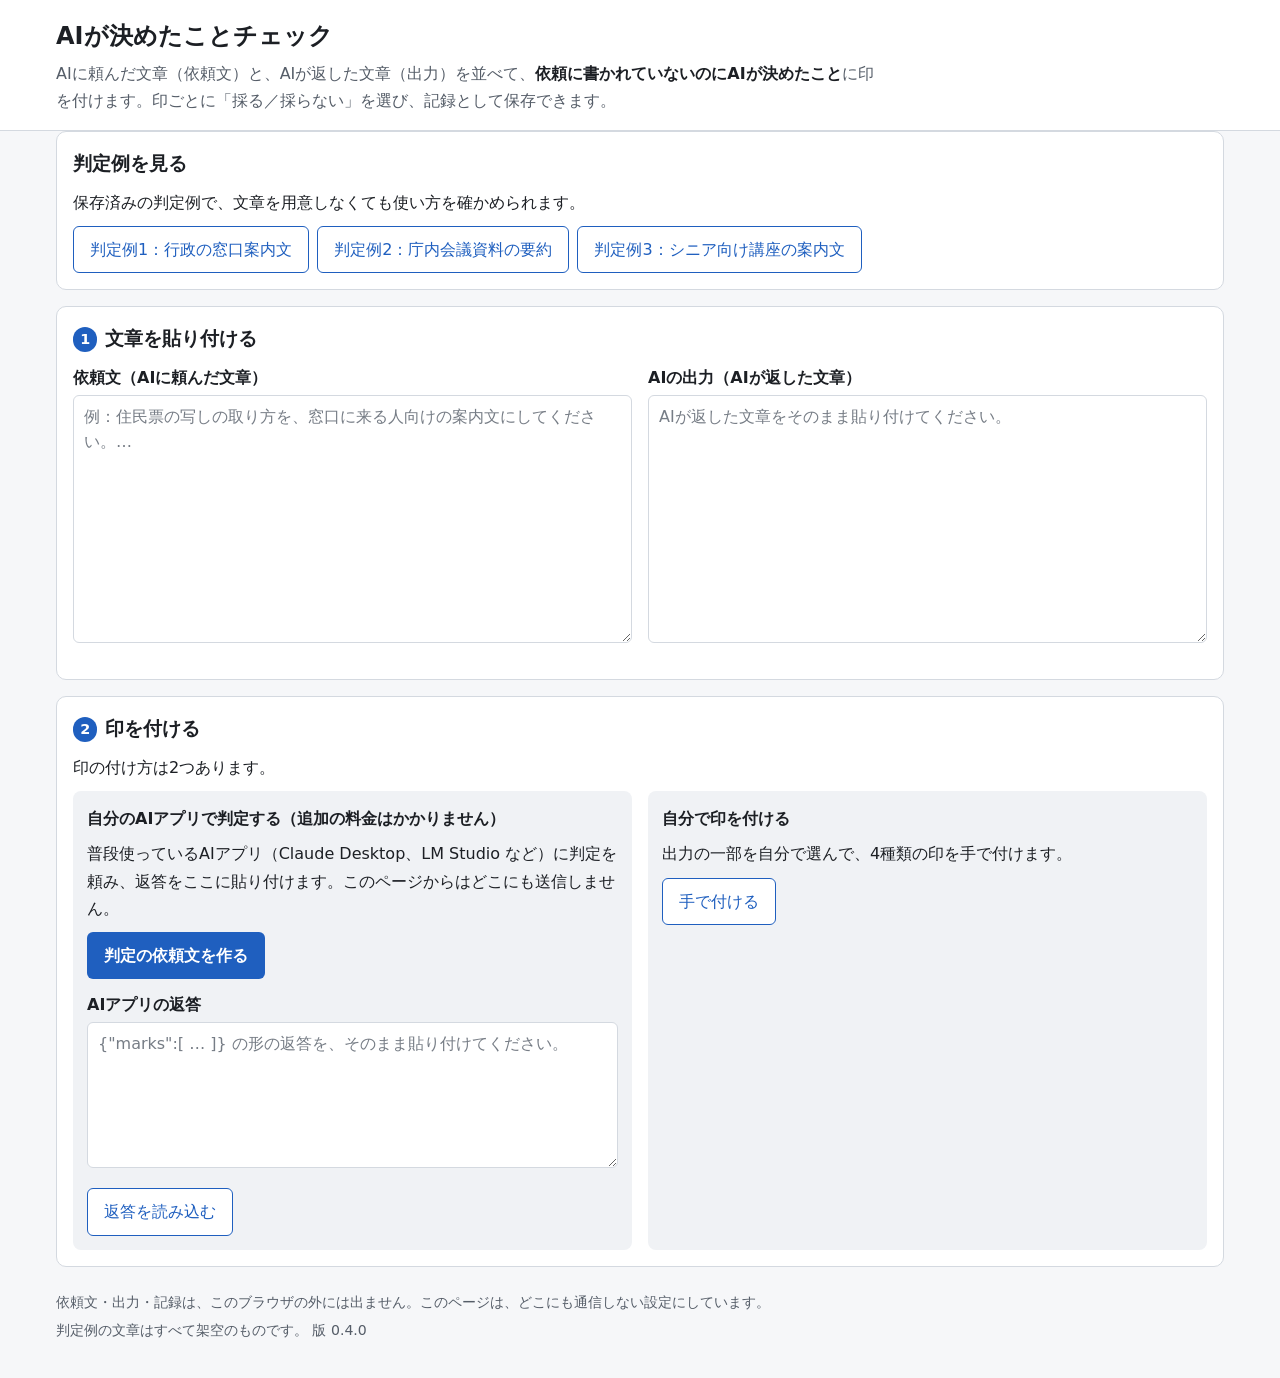
<file: index.html>
<!doctype html>
<html lang="ja">
<head>
  <meta charset="utf-8">
  <meta name="viewport" content="width=device-width, initial-scale=1">
  <meta http-equiv="Content-Security-Policy" content="default-src 'self'; script-src 'self'; style-src 'self'; img-src 'self' data: blob:; connect-src 'none'; object-src 'none'; base-uri 'none'; form-action 'none'">
  <meta name="referrer" content="no-referrer">
  <meta name="color-scheme" content="light dark">
  <title>AIが決めたことチェック</title>
  <link rel="stylesheet" href="assets/style.css?v=0.4.0">
</head>
<body>
  <a class="skip" href="#main">本文へ移動</a>
  <header class="site-header">
    <div class="wrap">
      <h1>AIが決めたことチェック</h1>
      <p class="lead">AIに頼んだ文章（依頼文）と、AIが返した文章（出力）を並べて、<strong>依頼に書かれていないのにAIが決めたこと</strong>に印を付けます。印ごとに「採る／採らない」を選び、記録として保存できます。</p>
    </div>
  </header>

  <main id="main" class="wrap">
    <section class="card" aria-labelledby="h-examples">
      <h2 id="h-examples">判定例を見る</h2>
      <p>保存済みの判定例で、文章を用意しなくても使い方を確かめられます。</p>
      <div id="example-buttons" class="button-row"></div>
    </section>

    <section class="card" aria-labelledby="h-input">
      <h2 id="h-input"><span class="step">1</span>文章を貼り付ける</h2>
      <div class="two-col">
        <div class="field">
          <label for="request-input">依頼文（AIに頼んだ文章）</label>
          <textarea id="request-input" rows="9" placeholder="例：住民票の写しの取り方を、窓口に来る人向けの案内文にしてください。…"></textarea>
        </div>
        <div class="field">
          <label for="output-input">AIの出力（AIが返した文章）</label>
          <textarea id="output-input" rows="9" placeholder="AIが返した文章をそのまま貼り付けてください。"></textarea>
        </div>
      </div>
    </section>

    <section class="card" aria-labelledby="h-judge">
      <h2 id="h-judge"><span class="step">2</span>印を付ける</h2>
      <p>印の付け方は2つあります。</p>
      <div class="two-col">
        <div class="option">
          <h3>自分のAIアプリで判定する（追加の料金はかかりません）</h3>
          <p>普段使っているAIアプリ（Claude Desktop、LM Studio など）に判定を頼み、返答をここに貼り付けます。このページからはどこにも送信しません。</p>
          <button id="copy-prompt" type="button" class="primary">判定の依頼文を作る</button>
          <div id="prompt-area" class="field" hidden>
            <label for="prompt-text">判定の依頼文（AIアプリに貼り付ける文章）</label>
            <textarea id="prompt-text" rows="6" readonly></textarea>
          </div>
          <div class="field">
            <label for="answer-input">AIアプリの返答</label>
            <textarea id="answer-input" rows="5" spellcheck="false" placeholder='{"marks":[ … ]} の形の返答を、そのまま貼り付けてください。'></textarea>
          </div>
          <button id="load-answer" type="button" class="secondary">返答を読み込む</button>
        </div>
        <div class="option">
          <h3>自分で印を付ける</h3>
          <p>出力の一部を自分で選んで、4種類の印を手で付けます。</p>
          <button id="manual-btn" type="button" class="secondary">手で付ける</button>
        </div>
      </div>
      <p id="status" class="status" role="status" aria-live="polite"></p>
      <div id="error" class="error" role="alert" hidden></div>
    </section>

    <section id="result-section" class="card" aria-labelledby="h-result" hidden>
      <h2 id="h-result"><span class="step">3</span>印の付いた文章</h2>
      <p id="origin-note" class="origin"></p>
      <ul class="legend" id="legend"></ul>
      <div class="two-col">
        <div>
          <h3 class="pane-title">依頼文</h3>
          <div id="request-view" class="text-view" tabindex="0" aria-label="依頼文（印付き）"></div>
        </div>
        <div>
          <h3 class="pane-title">AIの出力</h3>
          <div id="output-view" class="text-view" tabindex="0" aria-label="AIの出力（印付き）"></div>
        </div>
      </div>
      <p class="hint">色の付いた箇所の後ろの番号を押すと、下の一覧のその印へ移ります。</p>

      <div id="manual-panel" class="manual" hidden>
        <h3>手で付ける</h3>
        <p>上の文章をなぞって選ぶと、下の欄に入ります。「落とした」は、依頼文の側をなぞってください。</p>
        <fieldset class="type-pick">
          <legend>印の種類</legend>
          <div id="manual-types" class="type-options"></div>
        </fieldset>
        <div class="two-col">
          <div class="field">
            <label for="manual-output">出力の該当箇所</label>
            <textarea id="manual-output" rows="3" placeholder="AIの出力をなぞって選ぶと入ります（「落とした」で無い場合は空のまま）"></textarea>
          </div>
          <div class="field">
            <label for="manual-request">依頼文の対応箇所</label>
            <textarea id="manual-request" rows="3" placeholder="依頼文をなぞって選ぶと入ります（無ければ空のまま＝「なし」）"></textarea>
          </div>
        </div>
        <div class="field">
          <label for="manual-reason">理由（一行）</label>
          <input id="manual-reason" type="text" placeholder="例：支払い方法は依頼に無い">
        </div>
        <div class="button-row">
          <button id="manual-add" type="button" class="primary">印を付ける</button>
          <button id="manual-close" type="button" class="link">手で付けるのをやめる</button>
        </div>
        <p id="manual-msg" class="status" role="status" aria-live="polite"></p>
      </div>
    </section>

    <section id="list-section" class="card" aria-labelledby="h-list" hidden>
      <h2 id="h-list"><span class="step">4</span>印の一覧</h2>
      <p>印ごとに選んでください。<strong>採る</strong>＝AIの判断をそのまま受け入れる。<strong>採らない</strong>＝直す・元に戻す。</p>
      <p id="summary" class="summary"></p>
      <div id="mark-list" class="mark-list"></div>
    </section>

    <section id="export-section" class="card" aria-labelledby="h-export" hidden>
      <h2 id="h-export"><span class="step">5</span>記録を書き出す</h2>
      <p>依頼文・出力・印・「採る／採らない」・メモを、ファイルとしてこの端末に保存します。どこにも送信しません。</p>
      <div class="button-row">
        <button id="export-csv" type="button" class="secondary">CSVで保存（Excelで開けます）</button>
        <button id="export-json" type="button" class="secondary">JSONで保存</button>
      </div>
    </section>
  </main>

  <footer class="site-footer">
    <div class="wrap">
      <p>依頼文・出力・記録は、このブラウザの外には出ません。このページは、どこにも通信しない設定にしています。</p>
      <p>判定例の文章はすべて架空のものです。 版 <span id="app-version"></span></p>
    </div>
  </footer>

  <script src="assets/audit-core.js?v=0.4.0"></script>
  <script src="assets/examples.js?v=0.4.0"></script>
  <script src="assets/app.js?v=0.4.0"></script>
</body>
</html>
</file>
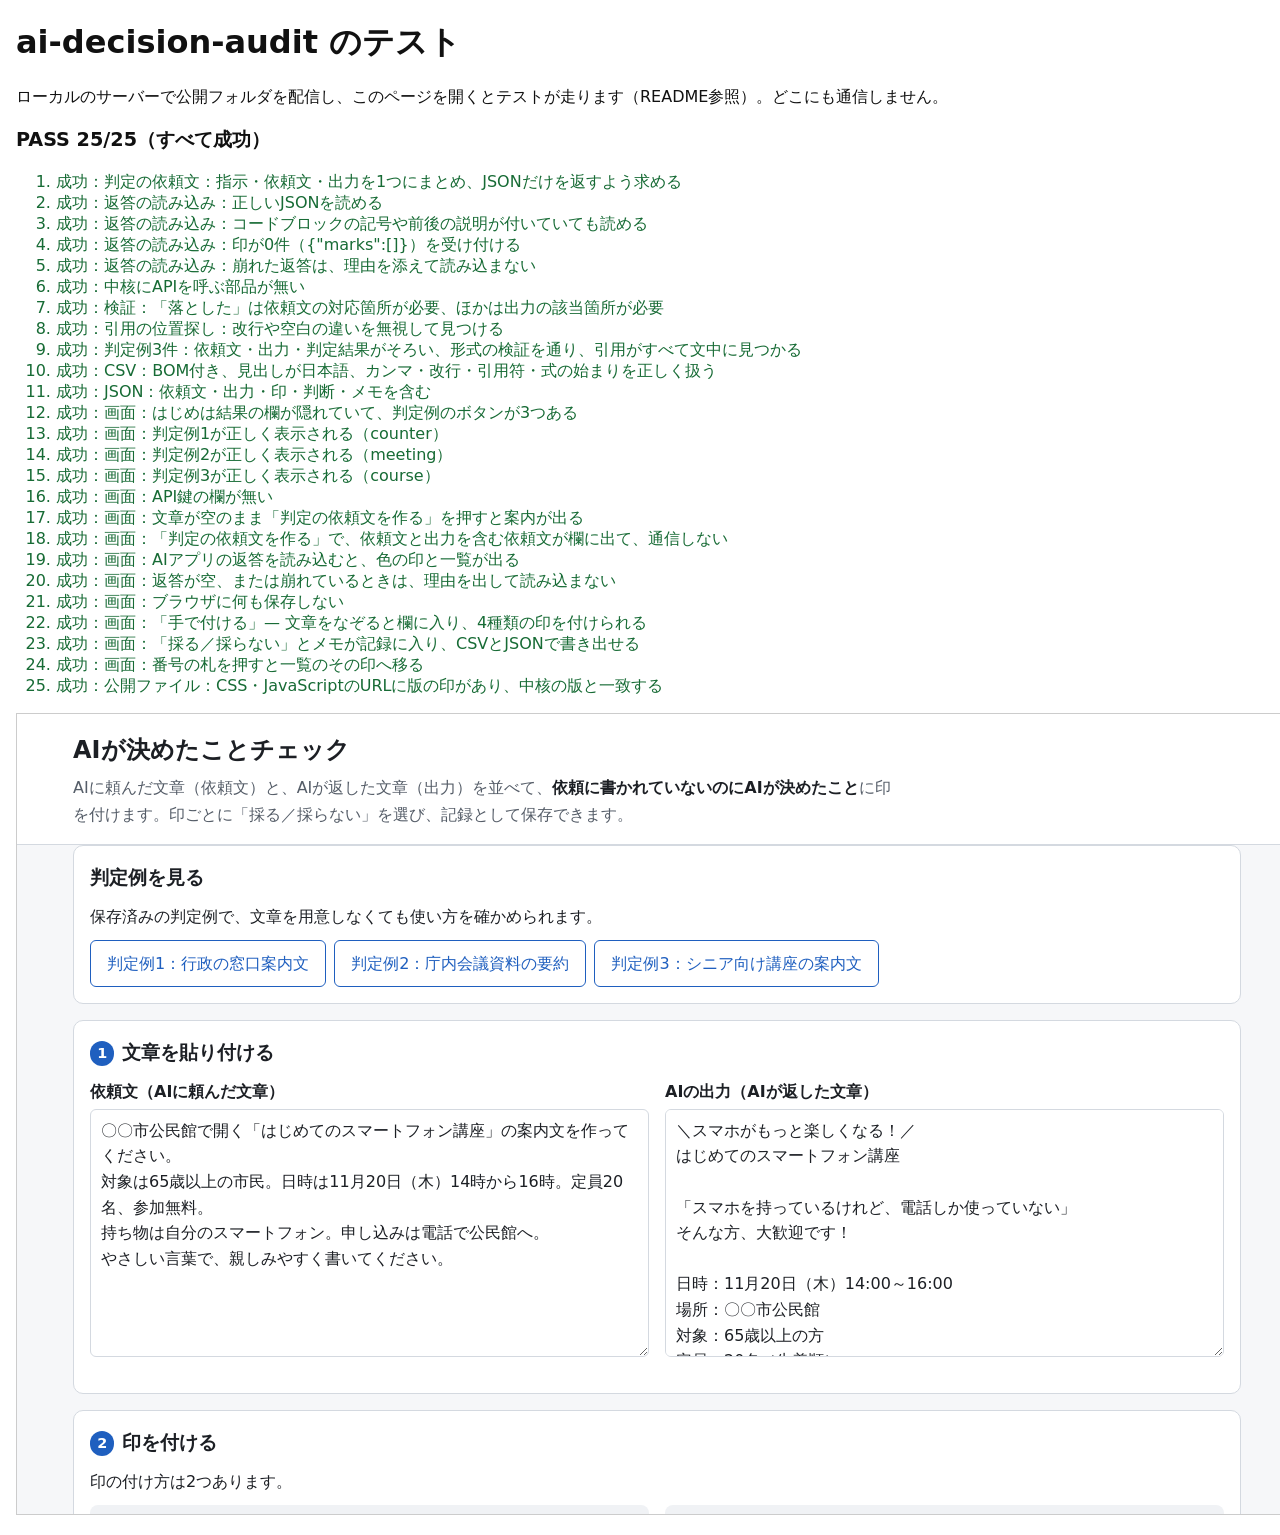
<file: test/index.html>
<!doctype html>
<html lang="ja">
<head>
  <meta charset="utf-8">
  <meta name="viewport" content="width=device-width, initial-scale=1">
  <title>テスト実行中…</title>
  <style>
    body { font-family: system-ui, sans-serif; margin: 16px; background: #fff; color: #111; }
    .pass { color: #176b35; } .fail { color: #b3261e; font-weight: 700; }
    pre { white-space: pre-wrap; font-size: 12px; margin: 2px 0 8px 16px; }
    #summary { font-size: 1.2rem; font-weight: 700; }
    iframe { width: 1280px; height: 800px; border: 1px solid #ccc; }
  </style>
</head>
<body>
  <h1>ai-decision-audit のテスト</h1>
  <p>ローカルのサーバーで公開フォルダを配信し、このページを開くとテストが走ります（README参照）。どこにも通信しません。</p>
  <p id="summary">実行中…</p>
  <ol id="results"></ol>
  <iframe id="app" title="テスト対象の画面"></iframe>

  <script src="../assets/audit-core.js"></script>
  <script src="../assets/examples.js"></script>
  <script src="harness.js"></script>
  <script src="unit-tests.js"></script>
  <script src="ui-tests.js"></script>
  <script>T.run();</script>
</body>
</html>
</file>
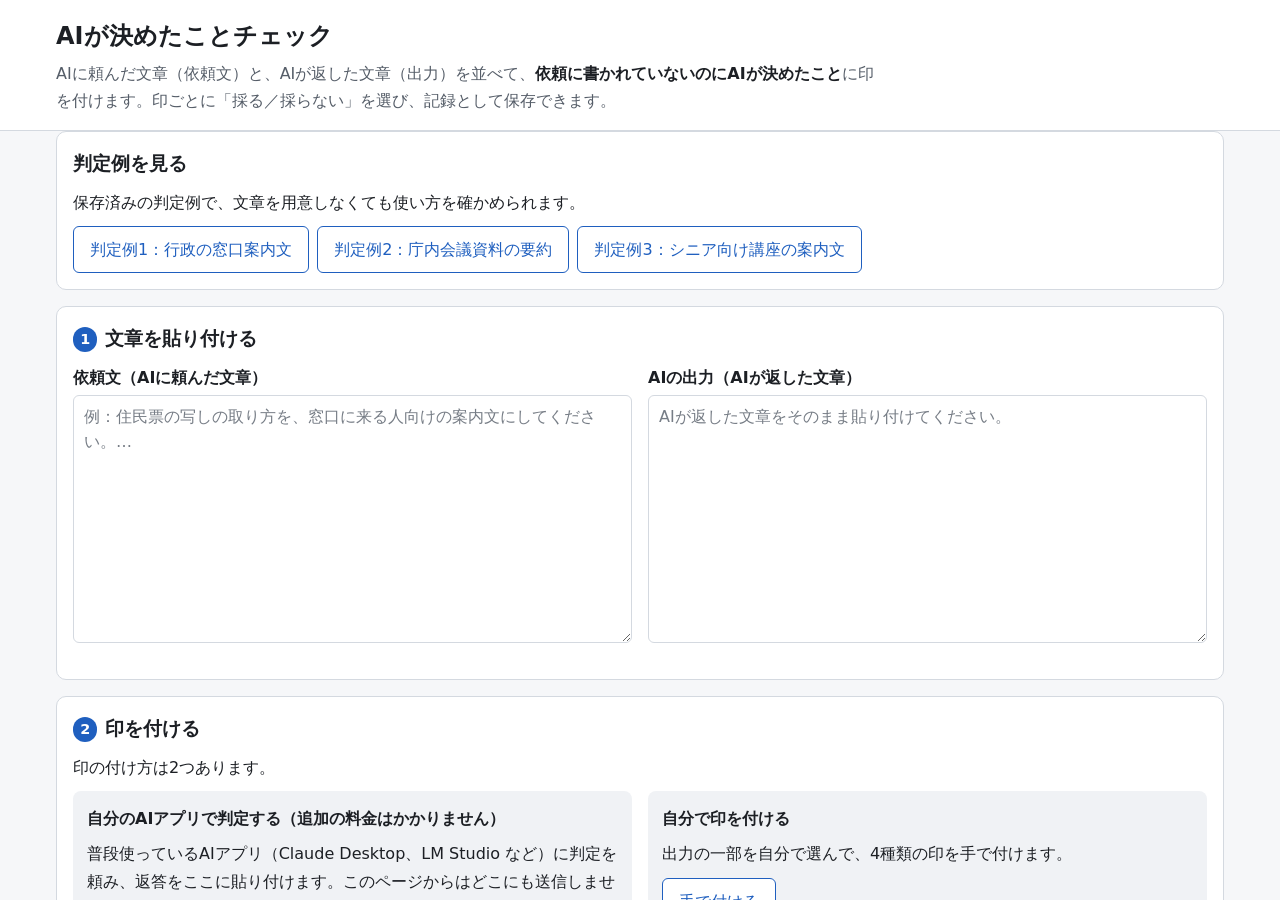
<file: test/shot.html>
<!doctype html>
<html lang="ja">
<head>
  <meta charset="utf-8">
  <meta name="viewport" content="width=device-width, initial-scale=1">
  <title>画面写真用</title>
  <style>html, body { margin: 0; height: 100%; } iframe { border: 0; width: 100%; height: 100%; display: block; }</style>
</head>
<body>
  <!-- 画面写真を撮るためのページ。?example=counter|meeting|course で判定例を開き、&to=result|list で表示位置を決める -->
  <iframe id="app" src="../index.html" title="画面"></iframe>
  <script src="shot.js"></script>
</body>
</html>
</file>
<file: assets/style.css>
/* ai-decision-audit — 画面の見た目（ライト／ダーク両対応） */

:root {
  --bg: #f6f7f9;
  --surface: #ffffff;
  --surface-2: #f0f2f5;
  --text: #1c1f24;
  --muted: #555d68;
  --border: #d4d9e0;
  --accent: #1f5fbf;
  --accent-text: #ffffff;
  --accent-soft: #e6eefb;
  --focus: #f0a000;
  --error-bg: #fdecec;
  --error-text: #8a1c1c;
  --error-border: #e2a3a3;

  --drop-bg: #fde2e2; --drop-line: #c0392b;
  --add-bg: #dcf3e3;  --add-line: #1e7d45;
  --choose-bg: #dfe8fb; --choose-line: #2457b3;
  --shift-bg: #fdebd0; --shift-line: #a85a08;
}

@media (prefers-color-scheme: dark) {
  :root {
    --bg: #15171b;
    --surface: #1e2127;
    --surface-2: #272b33;
    --text: #e8eaee;
    --muted: #a7afba;
    --border: #3a404a;
    --accent: #6ea2f2;
    --accent-text: #0d1420;
    --accent-soft: #233350;
    --focus: #ffc23d;
    --error-bg: #3a1d1f;
    --error-text: #ffc9c9;
    --error-border: #7a3a3d;

    --drop-bg: #4a2427; --drop-line: #ff8a80;
    --add-bg: #1d3d2a;  --add-line: #6fd39a;
    --choose-bg: #22335a; --choose-line: #8fb4ff;
    --shift-bg: #4a3415; --shift-line: #ffb35c;
  }
}

* { box-sizing: border-box; }

html { -webkit-text-size-adjust: 100%; }

body {
  margin: 0;
  background: var(--bg);
  color: var(--text);
  font-family: system-ui, -apple-system, "Segoe UI", "Hiragino Sans", "Hiragino Kaku Gothic ProN", "Yu Gothic UI", Meiryo, sans-serif;
  font-size: 16px;
  line-height: 1.7;
}

.wrap { max-width: 1200px; margin: 0 auto; padding: 0 16px; }

.skip { position: absolute; left: -9999px; }
.skip:focus { left: 16px; top: 8px; background: var(--surface); padding: 8px 12px; z-index: 10; }

.site-header { background: var(--surface); border-bottom: 1px solid var(--border); padding: 20px 0 16px; }
.site-header h1 { margin: 0 0 6px; font-size: 1.5rem; line-height: 1.4; }
.lead { margin: 0; color: var(--muted); max-width: 52em; }
.lead strong { color: var(--text); }

main { padding-top: 20px; padding-bottom: 24px; }

.card {
  background: var(--surface);
  border: 1px solid var(--border);
  border-radius: 10px;
  padding: 16px;
  margin-bottom: 16px;
}
.card h2 { margin: 0 0 8px; font-size: 1.2rem; display: flex; align-items: center; gap: 8px; }
.card h3 { font-size: 1rem; margin: 0 0 8px; }
.card p { margin: 0 0 10px; }

.step {
  display: inline-flex; align-items: center; justify-content: center;
  width: 1.7em; height: 1.7em; border-radius: 50%;
  background: var(--accent); color: var(--accent-text); font-size: .9rem; flex: none;
}

.two-col { display: grid; grid-template-columns: 1fr; gap: 16px; }
@media (min-width: 800px) { .two-col { grid-template-columns: 1fr 1fr; } }

.option { background: var(--surface-2); border-radius: 8px; padding: 14px; }
.option > button + .field, .option > .field + .field { margin-top: 12px; }

.field { margin-bottom: 12px; }
.field label, .type-pick legend { display: block; font-weight: 600; margin-bottom: 4px; }

textarea, input[type="text"], input[type="password"] {
  width: 100%;
  font: inherit;
  color: var(--text);
  background: var(--surface);
  border: 1px solid var(--border);
  border-radius: 6px;
  padding: 8px 10px;
}
textarea { resize: vertical; line-height: 1.6; }
textarea::placeholder, input::placeholder { color: var(--muted); opacity: .8; }

.inline { display: flex; gap: 8px; }
.inline input { flex: 1; min-width: 0; }

button {
  font: inherit;
  border-radius: 6px;
  padding: 9px 16px;
  cursor: pointer;
  border: 1px solid transparent;
  min-height: 44px;
}
button.primary { background: var(--accent); color: var(--accent-text); font-weight: 600; }
button.secondary { background: var(--surface); color: var(--accent); border-color: var(--accent); }
button.link { background: none; color: var(--accent); text-decoration: underline; padding: 6px 4px; min-height: 0; }
button:disabled { opacity: .55; cursor: not-allowed; }
button:not(:disabled):hover { filter: brightness(1.08); }

:focus-visible { outline: 3px solid var(--focus); outline-offset: 2px; }

.button-row { display: flex; flex-wrap: wrap; gap: 8px; align-items: center; }

.hint { color: var(--muted); font-size: .9rem; margin: 6px 0 0; }

.status { min-height: 1.5em; margin: 12px 0 0; font-weight: 600; }
.status:empty { display: none; }

.error {
  margin-top: 12px;
  background: var(--error-bg);
  color: var(--error-text);
  border: 1px solid var(--error-border);
  border-radius: 8px;
  padding: 12px 14px;
}
.error p { margin: 0 0 4px; }
.error ul { margin: 6px 0 0; padding-left: 1.3em; font-size: .9rem; }

.origin { color: var(--muted); }

/* 凡例 */
.legend { list-style: none; padding: 0; margin: 0 0 14px; display: grid; gap: 6px; grid-template-columns: 1fr; }
@media (min-width: 800px) { .legend { grid-template-columns: 1fr 1fr; } }
.legend li { display: flex; gap: 8px; align-items: baseline; font-size: .92rem; }
.legend .chip { flex: none; }

/* 印の色。色だけでなく下線の形でも区別できるようにする */
.chip {
  display: inline-block;
  padding: 0 8px;
  border-radius: 4px;
  font-weight: 700;
  font-size: .85rem;
  line-height: 1.7;
  border: 1px solid;
  white-space: nowrap;
}
.t-drop   { --c-bg: var(--drop-bg);   --c-line: var(--drop-line);   --c-style: dashed; }
.t-add    { --c-bg: var(--add-bg);    --c-line: var(--add-line);    --c-style: solid; }
.t-choose { --c-bg: var(--choose-bg); --c-line: var(--choose-line); --c-style: double; }
.t-shift  { --c-bg: var(--shift-bg);  --c-line: var(--shift-line);  --c-style: wavy; }
.chip { background: var(--c-bg); border-color: var(--c-line); color: var(--text); }

.text-view {
  white-space: pre-wrap;
  overflow-wrap: anywhere;
  background: var(--surface-2);
  border: 1px solid var(--border);
  border-radius: 8px;
  padding: 12px;
  min-height: 6em;
  line-height: 1.9;
}
.pane-title { margin: 0 0 6px; color: var(--muted); font-size: .95rem; }

.hl {
  background: var(--c-bg);
  text-decoration-line: underline;
  text-decoration-style: var(--c-style);
  text-decoration-color: var(--c-line);
  text-decoration-thickness: 2px;
  text-underline-offset: 4px;
  border-radius: 2px;
}
.hl.multi { box-shadow: inset 0 0 0 1px var(--c-line); }

/* 番号の札。番号は ::after で出すので、文章を選んだときに番号が混ざらない */
.badge {
  display: inline-flex;
  align-items: center;
  justify-content: center;
  min-width: 1.6em;
  height: 1.45em;
  min-height: 0;
  padding: 0 4px;
  margin: 0 2px;
  border-radius: 999px;
  font-size: .72rem;
  font-weight: 700;
  line-height: 1;
  vertical-align: super;
  background: var(--c-line);
  color: var(--surface);
  border: none;
  user-select: none;
  -webkit-user-select: none;
}
.badge::after { content: attr(data-no); }

/* 手で付ける */
.manual { margin-top: 18px; padding-top: 16px; border-top: 1px dashed var(--border); }
.type-pick { border: none; padding: 0; margin: 0 0 12px; }
.type-options { display: flex; flex-wrap: wrap; gap: 8px; }
.type-options label {
  display: inline-flex; align-items: center; gap: 6px;
  padding: 6px 10px; border: 1px solid var(--border); border-radius: 6px; cursor: pointer;
  background: var(--surface); min-height: 44px;
}
.type-options label:has(input:checked) { border-color: var(--c-line); background: var(--c-bg); }
.type-options input { margin: 0; width: 18px; height: 18px; }

/* 一覧 */
.summary { font-weight: 600; }
.mark-list { display: grid; gap: 12px; }
.mark-card {
  border: 1px solid var(--border);
  border-left: 6px solid var(--c-line);
  border-radius: 8px;
  padding: 12px 14px;
  background: var(--surface);
}
.mark-card.flash { box-shadow: 0 0 0 3px var(--focus); }
.mark-head { display: flex; flex-wrap: wrap; align-items: center; gap: 8px; margin-bottom: 8px; }
.mark-no { font-weight: 700; }
.mark-src { color: var(--muted); font-size: .85rem; }
.mark-head .spacer { flex: 1; }
.mark-card dl { margin: 0 0 10px; display: grid; grid-template-columns: 1fr; gap: 2px 12px; }
@media (min-width: 800px) { .mark-card dl { grid-template-columns: 11em 1fr; } }
.mark-card dt { color: var(--muted); font-size: .88rem; }
.mark-card dd { margin: 0 0 6px; overflow-wrap: anywhere; white-space: pre-wrap; }
.mark-card .notfound { color: var(--error-text); font-size: .85rem; white-space: normal; }
.decision { border: none; padding: 0; margin: 0 0 8px; display: flex; flex-wrap: wrap; gap: 8px; align-items: center; }
.decision legend { float: left; width: 100%; margin-bottom: 2px; font-weight: 600; }
.decision label {
  display: inline-flex; align-items: center; gap: 6px; cursor: pointer;
  padding: 6px 14px; border: 1px solid var(--border); border-radius: 999px; min-height: 44px;
}
.decision label:has(input:checked) { border-color: var(--accent); background: var(--accent-soft); font-weight: 700; }
.decision input { margin: 0; width: 18px; height: 18px; }
.memo label { display: block; font-size: .9rem; color: var(--muted); margin-bottom: 2px; }

.site-footer { color: var(--muted); font-size: .88rem; padding: 8px 0 32px; }
.site-footer p { margin: 0 0 4px; }

[hidden] { display: none !important; }

.hl.flash { box-shadow: 0 0 0 3px var(--focus); }
</file>
